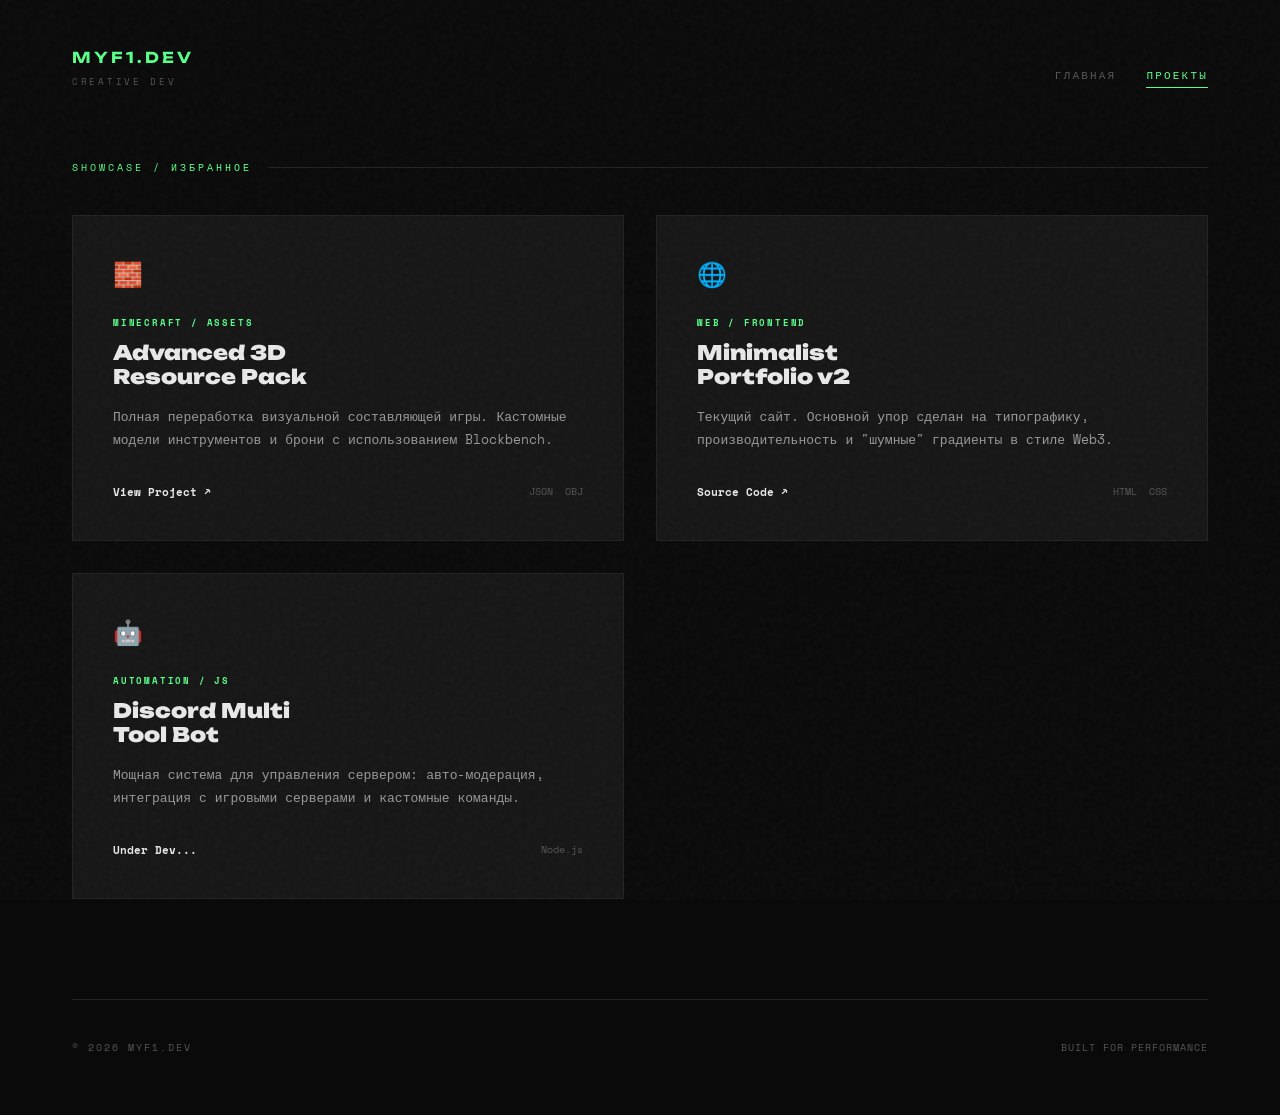
<file: projects.html>
<!DOCTYPE html>
<html lang="ru">
<head>
  <meta charset="UTF-8" />
  <meta name="viewport" content="width=device-width, initial-scale=1.0" />
  <title>Myf1 — Projects</title>
  <link rel="preconnect" href="https://fonts.googleapis.com" />
  <link href="https://fonts.googleapis.com/css2?family=Space+Mono:wght@400;700&family=Unbounded:wght@300;400;700;900&display=swap" rel="stylesheet" />
  <style>
    *, *::before, *::after { box-sizing: border-box; margin: 0; padding: 0; }
    :root {
      --bg: #0a0a0a;
      --surface: #161616;
      --border: #222222;
      --accent: #5aff8a;
      --text: #e8e8e8;
      --muted: #555555;
      --font-head: 'Unbounded', sans-serif;
      --font-mono: 'Space Mono', monospace;
    }

    body {
      background: var(--bg);
      color: var(--text);
      font-family: var(--font-mono);
      min-height: 100vh;
      overflow-x: hidden;
    }

    body::before {
      content: '';
      position: fixed;
      inset: 0;
      background-image: url("data:image/svg+xml,%3Csvg viewBox='0 0 200 200' xmlns='http://www.w3.org/2000/svg'%3E%3Cfilter id='n'%3E%3CfeTurbulence type='fractalNoise' baseFrequency='0.85' numOctaves='4'/%3E%3C/filter%3E%3Crect width='100%25' height='100%25' filter='url(%23n)'/%3E%3C/svg%3E");
      opacity: 0.035;
      pointer-events: none;
      z-index: 999;
    }

    .page {
      position: relative;
      z-index: 1;
      max-width: 1200px;
      margin: 0 auto;
      padding: 0 32px;
    }

    header {
      padding: 48px 0 72px;
      display: flex;
      justify-content: space-between;
      align-items: flex-end;
    }

    .logo {
      font-family: var(--font-head);
      font-size: 15px;
      font-weight: 700;
      color: var(--accent);
      text-transform: uppercase;
      letter-spacing: 0.2em;
    }

    nav { display: flex; gap: 30px; }
    nav a {
      color: var(--muted);
      text-decoration: none;
      font-size: 11px;
      letter-spacing: 0.2em;
      text-transform: uppercase;
      transition: all 0.3s;
    }
    nav a.active { color: var(--accent); border-bottom: 1px solid var(--accent); padding-bottom: 4px; }
    nav a:hover { color: var(--text); }

    .section-label {
      font-size: 10px;
      letter-spacing: 0.3em;
      text-transform: uppercase;
      color: var(--accent);
      margin-bottom: 40px;
      display: flex;
      align-items: center;
      gap: 16px;
    }
    .section-label::after { content: ''; flex: 1; height: 1px; background: var(--border); }

    /* Сетка проектов */
    .projects-grid {
      display: grid;
      grid-template-columns: repeat(auto-fill, minmax(360px, 1fr));
      gap: 32px;
      margin-bottom: 100px;
    }

    .project-card {
      background: var(--surface);
      border: 1px solid var(--border);
      padding: 40px;
      transition: all 0.4s cubic-bezier(0.165, 0.84, 0.44, 1);
      display: flex;
      flex-direction: column;
      position: relative;
      overflow: hidden;
    }

    .project-card::before {
      content: '';
      position: absolute;
      top: 0; right: 0;
      width: 40px; height: 40px;
      background: linear-gradient(225deg, var(--accent) 0%, transparent 50%);
      opacity: 0;
      transition: opacity 0.3s;
    }

    .project-card:hover {
      border-color: rgba(90, 255, 138, 0.5);
      transform: translateY(-8px);
      box-shadow: 0 20px 40px rgba(0,0,0,0.4);
    }

    .project-card:hover::before { opacity: 0.2; }

    .project-icon {
      font-size: 24px;
      margin-bottom: 24px;
      display: block;
    }

    .project-tag {
      font-size: 9px;
      color: var(--accent);
      text-transform: uppercase;
      letter-spacing: 0.2em;
      margin-bottom: 12px;
      font-weight: 700;
    }

    .project-title {
      font-family: var(--font-head);
      font-size: 20px;
      font-weight: 900;
      margin-bottom: 16px;
      line-height: 1.2;
    }

    .project-desc {
      font-size: 13px;
      color: #999;
      line-height: 1.8;
      margin-bottom: 32px;
      flex-grow: 1;
    }

    .project-footer {
      display: flex;
      justify-content: space-between;
      align-items: center;
      margin-top: auto;
    }

    .project-link {
      font-size: 11px;
      text-decoration: none;
      color: var(--text);
      font-weight: 700;
      display: flex;
      align-items: center;
      gap: 8px;
      transition: color 0.3s;
    }

    .project-link:hover { color: var(--accent); }

    .tech-stack {
      display: flex;
      gap: 12px;
      font-size: 10px;
      color: var(--muted);
    }

    @media (max-width: 768px) {
      header { flex-direction: column; align-items: flex-start; gap: 32px; }
      nav { gap: 20px; }
      .projects-grid { grid-template-columns: 1fr; }
      .project-card { padding: 32px; }
    }

  
    .fade-up {
      opacity: 0;
      transform: translateY(30px);
      animation: fadeUp 0.8s forwards cubic-bezier(0.165, 0.84, 0.44, 1);
    }

    @keyframes fadeUp {
      to { opacity: 1; transform: translateY(0); }
    }
  </style>
</head>
<body>

  <div class="page">
    <header class="fade-up">
      <div class="logo-block">
        <div class="logo">Myf1.dev</div>
        <div style="font-size: 9px; color: var(--muted); text-transform: uppercase; letter-spacing: 0.3em; margin-top: 8px;">Creative Dev</div>
      </div>
      <nav>
        <a href="index.html">Главная</a>
        <a href="projects.html" class="active">Проекты</a>
      </nav>
    </header>

    <main>
      <div class="section-label fade-up">Showcase / Избранное</div>
      
      <div class="projects-grid">
        
        <div class="project-card fade-up" style="animation-delay: 0.1s;">
          <span class="project-icon">🧱</span>
          <div class="project-tag">Minecraft / Assets</div>
          <h3 class="project-title">Advanced 3D<br>Resource Pack</h3>
          <p class="project-desc">Полная переработка визуальной составляющей игры. Кастомные модели инструментов и брони с использованием Blockbench.</p>
          <div class="project-footer">
            <a href="#" class="project-link">View Project ↗</a>
            <div class="tech-stack"><span>JSON</span> <span>OBJ</span></div>
          </div>
        </div>

        <div class="project-card fade-up" style="animation-delay: 0.2s;">
          <span class="project-icon">🌐</span>
          <div class="project-tag">Web / Frontend</div>
          <h3 class="project-title">Minimalist<br>Portfolio v2</h3>
          <p class="project-desc">Текущий сайт. Основной упор сделан на типографику, производительность и "шумные" градиенты в стиле Web3.</p>
          <div class="project-footer">
            <a href="#" class="project-link">Source Code ↗</a>
            <div class="tech-stack"><span>HTML</span> <span>CSS</span></div>
          </div>
        </div>

        <div class="project-card fade-up" style="animation-delay: 0.3s;">
          <span class="project-icon">🤖</span>
          <div class="project-tag">Automation / JS</div>
          <h3 class="project-title">Discord Multi<br>Tool Bot</h3>
          <p class="project-desc">Мощная система для управления сервером: авто-модерация, интеграция с игровыми серверами и кастомные команды.</p>
          <div class="project-footer">
            <a href="#" class="project-link">Under Dev...</a>
            <div class="tech-stack"><span>Node.js</span></div>
          </div>
        </div>

      </div>
    </main>

    <footer class="fade-up" style="padding-bottom: 60px; display: flex; justify-content: space-between; align-items: center; border-top: 1px solid var(--border); padding-top: 40px;">
      <div style="font-size: 10px; color: var(--muted); letter-spacing: 0.2em;">© 2026 MYF1.DEV</div>
      <div style="font-size: 10px; color: var(--muted); letter-spacing: 0.1em;">BUILT FOR PERFORMANCE</div>
    </footer>
  </div>

</body>
</html>
</file>
